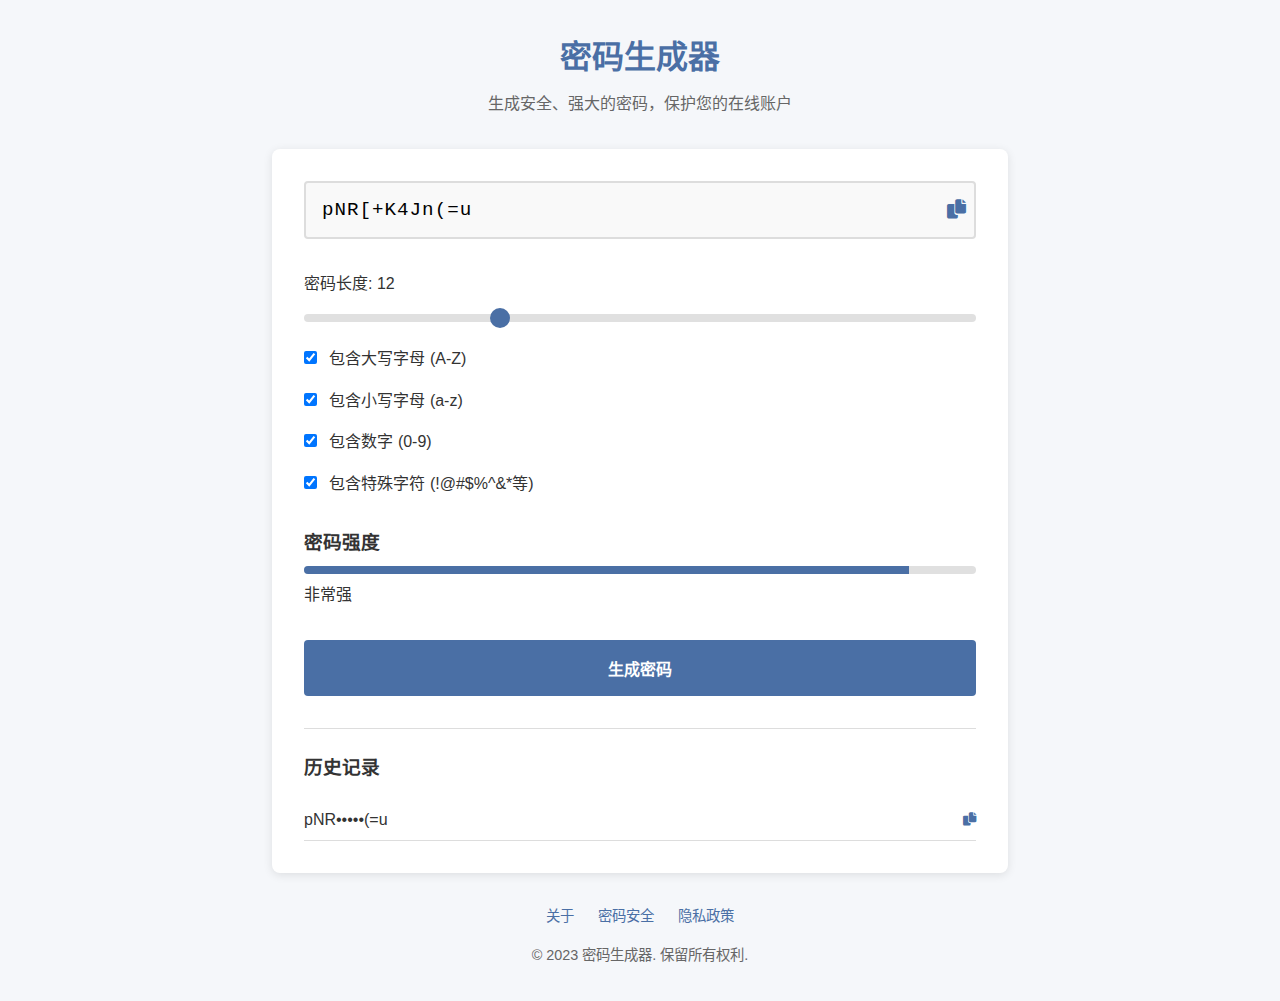
<file: index.html>
<!DOCTYPE html>
<html lang="zh-CN">
<head>
    <meta charset="UTF-8">
    <meta name="viewport" content="width=device-width, initial-scale=1.0">
    <title>密码生成器</title>
    <link rel="stylesheet" href="styles.css">
    <link rel="stylesheet" href="https://cdnjs.cloudflare.com/ajax/libs/font-awesome/6.0.0-beta3/css/all.min.css">
</head>
<body>
    <div class="container">
        <header>
            <h1>密码生成器</h1>
            <p>生成安全、强大的密码，保护您的在线账户</p>
        </header>

        <main>
            <div class="password-display">
                <input type="text" id="password-output" readonly>
                <button id="copy-btn" title="复制密码">
                    <i class="fas fa-copy"></i>
                </button>
            </div>

            <div class="password-settings">
                <div class="setting">
                    <label for="password-length">密码长度: <span id="length-value">12</span></label>
                    <input type="range" id="password-length" min="4" max="32" value="12">
                </div>

                <div class="setting">
                    <label>
                        <input type="checkbox" id="uppercase" checked>
                        包含大写字母 (A-Z)
                    </label>
                </div>

                <div class="setting">
                    <label>
                        <input type="checkbox" id="lowercase" checked>
                        包含小写字母 (a-z)
                    </label>
                </div>

                <div class="setting">
                    <label>
                        <input type="checkbox" id="numbers" checked>
                        包含数字 (0-9)
                    </label>
                </div>

                <div class="setting">
                    <label>
                        <input type="checkbox" id="symbols" checked>
                        包含特殊字符 (!@#$%^&*等)
                    </label>
                </div>
            </div>

            <div class="password-strength">
                <h3>密码强度</h3>
                <div class="strength-meter">
                    <div id="strength-bar"></div>
                </div>
                <p id="strength-text">强</p>
            </div>

            <button id="generate-btn" class="primary-btn">生成密码</button>

            <div class="password-history">
                <h3>历史记录</h3>
                <ul id="history-list"></ul>
            </div>
        </main>

        <footer>
            <div class="footer-links">
                <a href="about.html">关于</a>
                <a href="security.html">密码安全</a>
                <a href="privacy.html">隐私政策</a>
            </div>
            <p>&copy; 2023 密码生成器. 保留所有权利.</p>
        </footer>
    </div>

    <script src="script.js"></script>
</body>
</html>
</file>
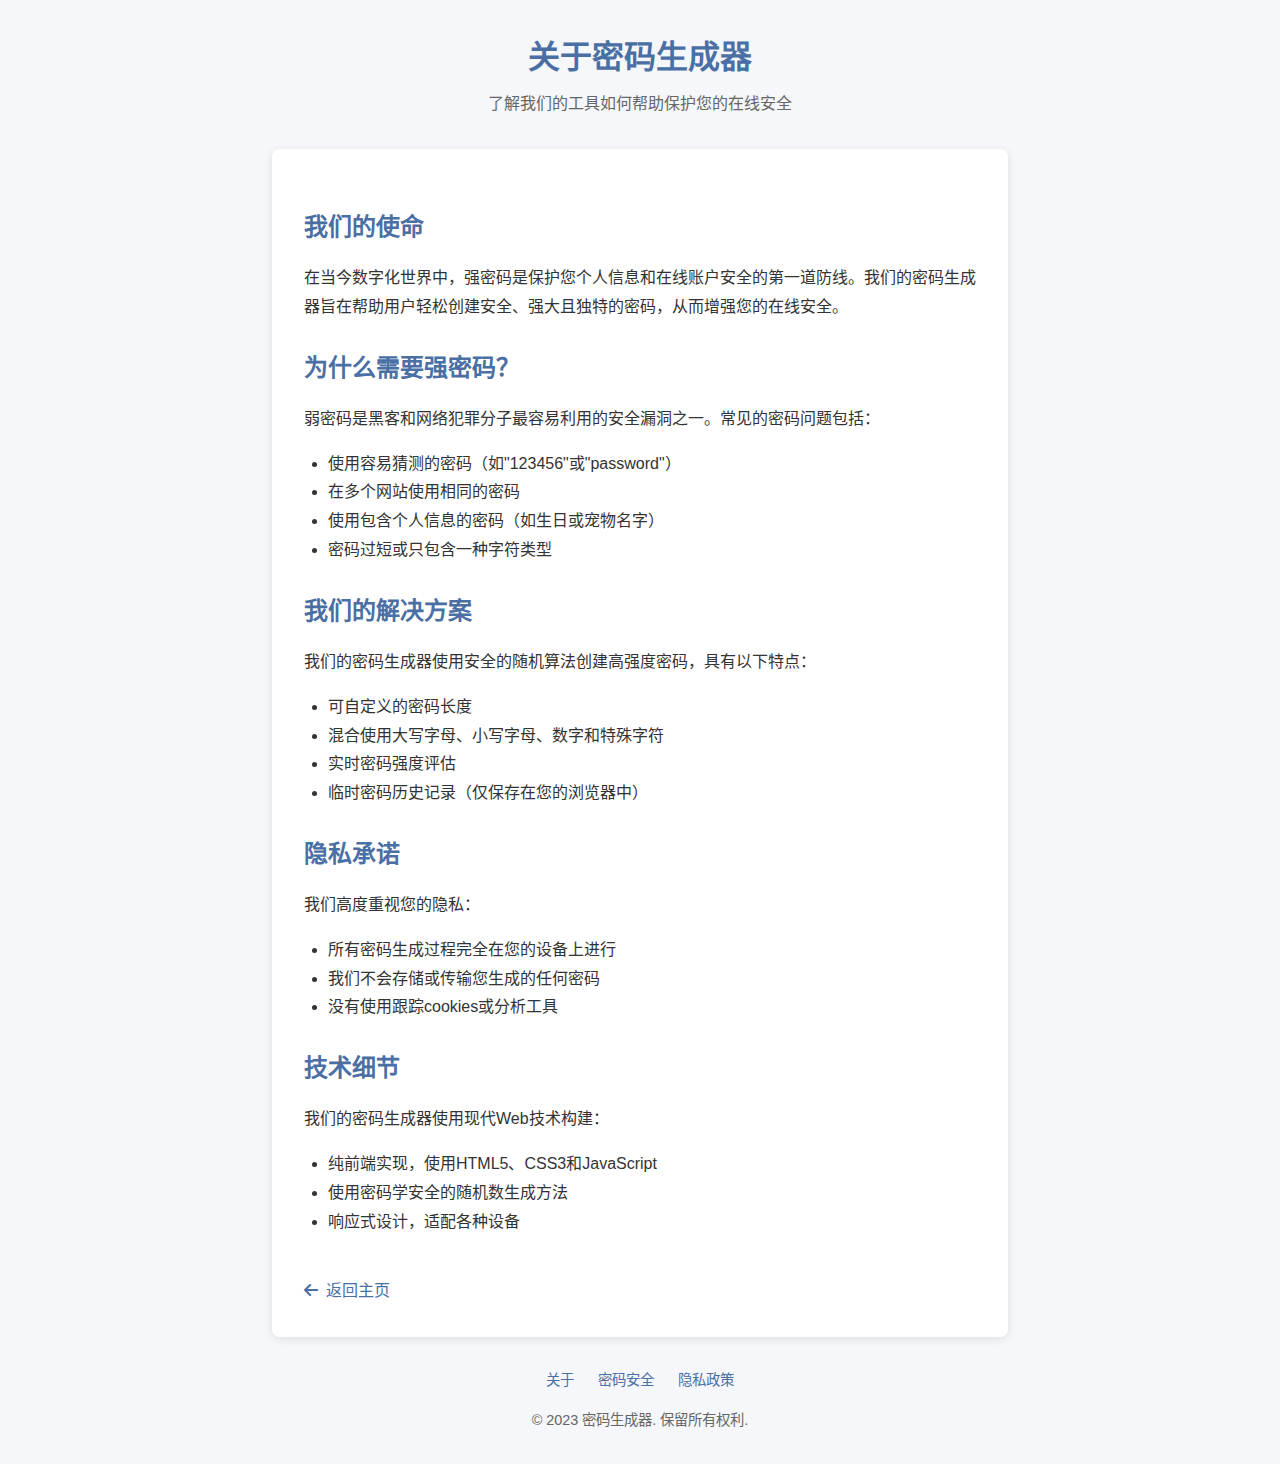
<file: about.html>
<!DOCTYPE html>
<html lang="zh-CN">
<head>
    <meta charset="UTF-8">
    <meta name="viewport" content="width=device-width, initial-scale=1.0">
    <title>关于 - 密码生成器</title>
    <link rel="stylesheet" href="styles.css">
    <link rel="stylesheet" href="https://cdnjs.cloudflare.com/ajax/libs/font-awesome/6.0.0-beta3/css/all.min.css">
    <style>
        .about-content {
            line-height: 1.8;
        }
        
        .about-content h2 {
            color: var(--primary-color);
            margin: 1.5rem 0 1rem;
        }
        
        .about-content p {
            margin-bottom: 1rem;
        }
        
        .about-content ul {
            margin-left: 1.5rem;
            margin-bottom: 1rem;
        }
        
        .back-link {
            display: inline-block;
            margin-top: 1.5rem;
            color: var(--primary-color);
            text-decoration: none;
        }
        
        .back-link i {
            margin-right: 0.5rem;
        }
    </style>
</head>
<body>
    <div class="container">
        <header>
            <h1>关于密码生成器</h1>
            <p>了解我们的工具如何帮助保护您的在线安全</p>
        </header>

        <main>
            <div class="about-content">
                <h2>我们的使命</h2>
                <p>在当今数字化世界中，强密码是保护您个人信息和在线账户安全的第一道防线。我们的密码生成器旨在帮助用户轻松创建安全、强大且独特的密码，从而增强您的在线安全。</p>
                
                <h2>为什么需要强密码？</h2>
                <p>弱密码是黑客和网络犯罪分子最容易利用的安全漏洞之一。常见的密码问题包括：</p>
                <ul>
                    <li>使用容易猜测的密码（如"123456"或"password"）</li>
                    <li>在多个网站使用相同的密码</li>
                    <li>使用包含个人信息的密码（如生日或宠物名字）</li>
                    <li>密码过短或只包含一种字符类型</li>
                </ul>
                
                <h2>我们的解决方案</h2>
                <p>我们的密码生成器使用安全的随机算法创建高强度密码，具有以下特点：</p>
                <ul>
                    <li>可自定义的密码长度</li>
                    <li>混合使用大写字母、小写字母、数字和特殊字符</li>
                    <li>实时密码强度评估</li>
                    <li>临时密码历史记录（仅保存在您的浏览器中）</li>
                </ul>
                
                <h2>隐私承诺</h2>
                <p>我们高度重视您的隐私：</p>
                <ul>
                    <li>所有密码生成过程完全在您的设备上进行</li>
                    <li>我们不会存储或传输您生成的任何密码</li>
                    <li>没有使用跟踪cookies或分析工具</li>
                </ul>
                
                <h2>技术细节</h2>
                <p>我们的密码生成器使用现代Web技术构建：</p>
                <ul>
                    <li>纯前端实现，使用HTML5、CSS3和JavaScript</li>
                    <li>使用密码学安全的随机数生成方法</li>
                    <li>响应式设计，适配各种设备</li>
                </ul>
                
                <a href="index.html" class="back-link"><i class="fas fa-arrow-left"></i>返回主页</a>
            </div>
        </main>

        <footer>
            <div class="footer-links">
                <a href="about.html">关于</a>
                <a href="security.html">密码安全</a>
                <a href="privacy.html">隐私政策</a>
            </div>
            <p>&copy; 2023 密码生成器. 保留所有权利.</p>
        </footer>
    </div>
</body>
</html>
</file>
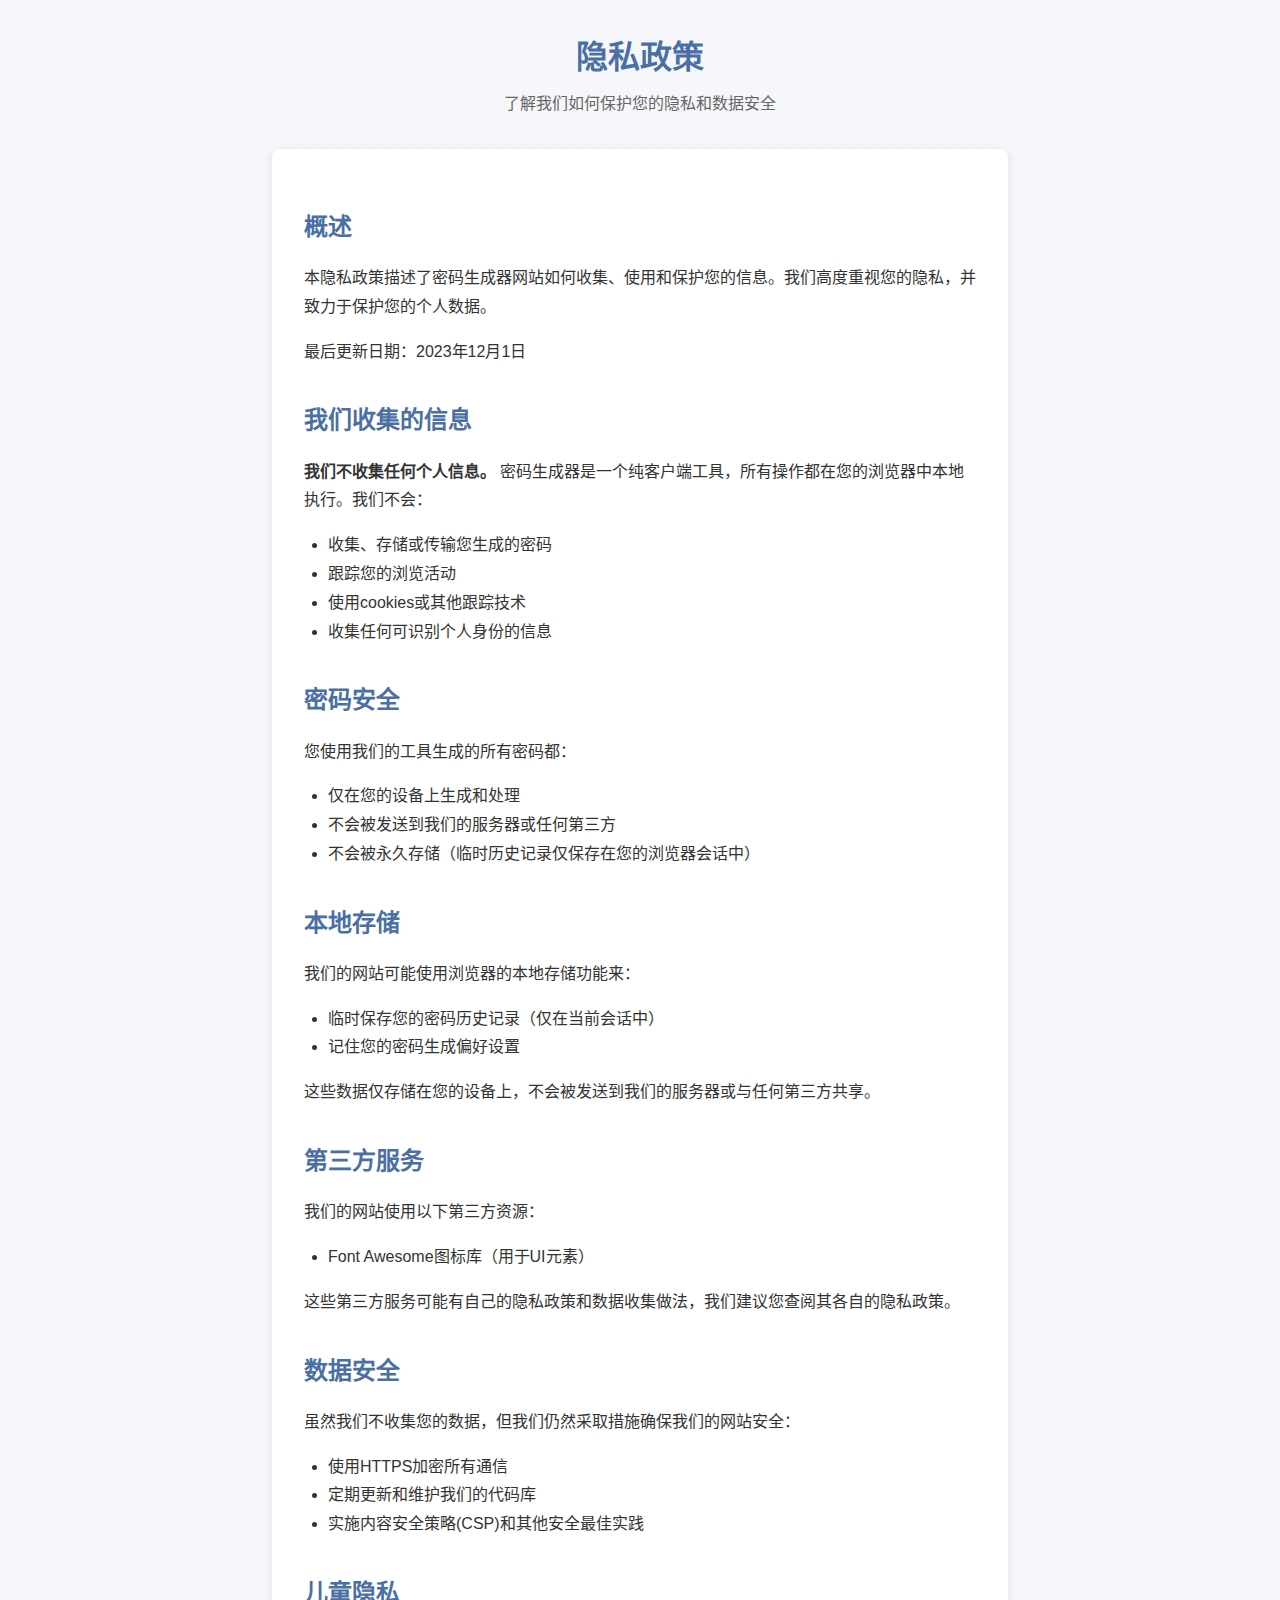
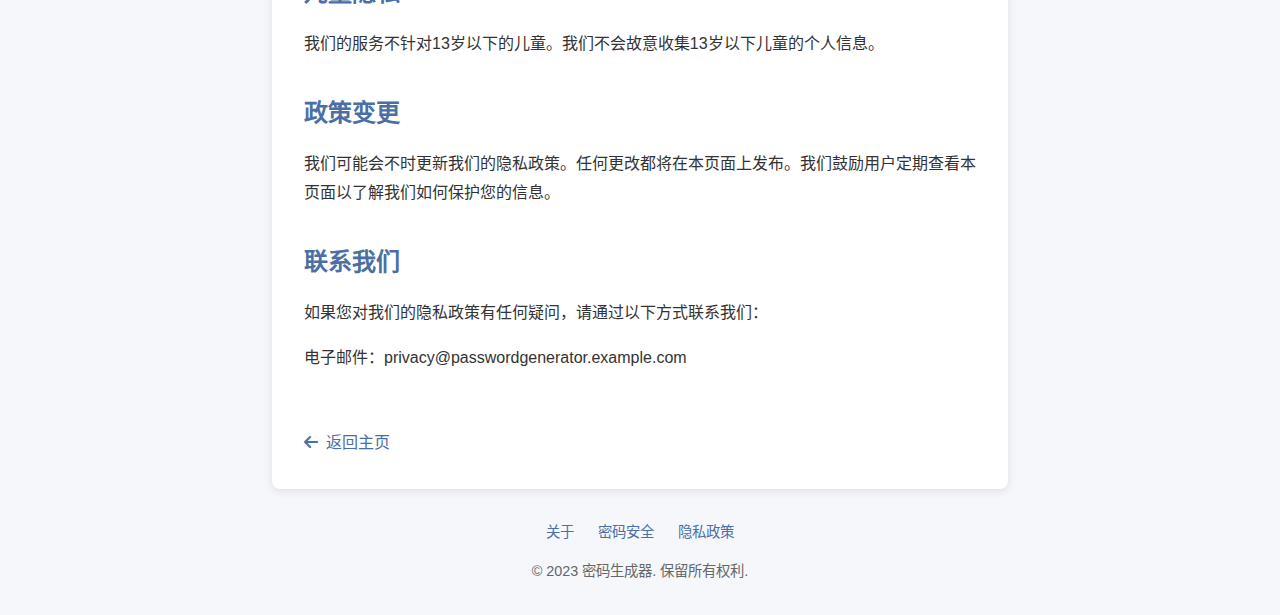
<file: privacy.html>
<!DOCTYPE html>
<html lang="zh-CN">
<head>
    <meta charset="UTF-8">
    <meta name="viewport" content="width=device-width, initial-scale=1.0">
    <title>隐私政策 - 密码生成器</title>
    <link rel="stylesheet" href="styles.css">
    <link rel="stylesheet" href="https://cdnjs.cloudflare.com/ajax/libs/font-awesome/6.0.0-beta3/css/all.min.css">
    <style>
        .privacy-content {
            line-height: 1.8;
        }
        
        .privacy-content h2 {
            color: var(--primary-color);
            margin: 1.5rem 0 1rem;
        }
        
        .privacy-content p {
            margin-bottom: 1rem;
        }
        
        .privacy-content ul {
            margin-left: 1.5rem;
            margin-bottom: 1rem;
        }
        
        .privacy-section {
            margin-bottom: 2rem;
        }
        
        .back-link {
            display: inline-block;
            margin-top: 1.5rem;
            color: var(--primary-color);
            text-decoration: none;
        }
        
        .back-link i {
            margin-right: 0.5rem;
        }
    </style>
</head>
<body>
    <div class="container">
        <header>
            <h1>隐私政策</h1>
            <p>了解我们如何保护您的隐私和数据安全</p>
        </header>

        <main>
            <div class="privacy-content">
                <div class="privacy-section">
                    <h2>概述</h2>
                    <p>本隐私政策描述了密码生成器网站如何收集、使用和保护您的信息。我们高度重视您的隐私，并致力于保护您的个人数据。</p>
                    <p>最后更新日期：2023年12月1日</p>
                </div>
                
                <div class="privacy-section">
                    <h2>我们收集的信息</h2>
                    <p><strong>我们不收集任何个人信息。</strong> 密码生成器是一个纯客户端工具，所有操作都在您的浏览器中本地执行。我们不会：</p>
                    <ul>
                        <li>收集、存储或传输您生成的密码</li>
                        <li>跟踪您的浏览活动</li>
                        <li>使用cookies或其他跟踪技术</li>
                        <li>收集任何可识别个人身份的信息</li>
                    </ul>
                </div>
                
                <div class="privacy-section">
                    <h2>密码安全</h2>
                    <p>您使用我们的工具生成的所有密码都：</p>
                    <ul>
                        <li>仅在您的设备上生成和处理</li>
                        <li>不会被发送到我们的服务器或任何第三方</li>
                        <li>不会被永久存储（临时历史记录仅保存在您的浏览器会话中）</li>
                    </ul>
                </div>
                
                <div class="privacy-section">
                    <h2>本地存储</h2>
                    <p>我们的网站可能使用浏览器的本地存储功能来：</p>
                    <ul>
                        <li>临时保存您的密码历史记录（仅在当前会话中）</li>
                        <li>记住您的密码生成偏好设置</li>
                    </ul>
                    <p>这些数据仅存储在您的设备上，不会被发送到我们的服务器或与任何第三方共享。</p>
                </div>
                
                <div class="privacy-section">
                    <h2>第三方服务</h2>
                    <p>我们的网站使用以下第三方资源：</p>
                    <ul>
                        <li>Font Awesome图标库（用于UI元素）</li>
                    </ul>
                    <p>这些第三方服务可能有自己的隐私政策和数据收集做法，我们建议您查阅其各自的隐私政策。</p>
                </div>
                
                <div class="privacy-section">
                    <h2>数据安全</h2>
                    <p>虽然我们不收集您的数据，但我们仍然采取措施确保我们的网站安全：</p>
                    <ul>
                        <li>使用HTTPS加密所有通信</li>
                        <li>定期更新和维护我们的代码库</li>
                        <li>实施内容安全策略(CSP)和其他安全最佳实践</li>
                    </ul>
                </div>
                
                <div class="privacy-section">
                    <h2>儿童隐私</h2>
                    <p>我们的服务不针对13岁以下的儿童。我们不会故意收集13岁以下儿童的个人信息。</p>
                </div>
                
                <div class="privacy-section">
                    <h2>政策变更</h2>
                    <p>我们可能会不时更新我们的隐私政策。任何更改都将在本页面上发布。我们鼓励用户定期查看本页面以了解我们如何保护您的信息。</p>
                </div>
                
                <div class="privacy-section">
                    <h2>联系我们</h2>
                    <p>如果您对我们的隐私政策有任何疑问，请通过以下方式联系我们：</p>
                    <p>电子邮件：privacy@passwordgenerator.example.com</p>
                </div>
                
                <a href="index.html" class="back-link"><i class="fas fa-arrow-left"></i>返回主页</a>
            </div>
        </main>

        <footer>
            <div class="footer-links">
                <a href="about.html">关于</a>
                <a href="security.html">密码安全</a>
                <a href="privacy.html">隐私政策</a>
            </div>
            <p>&copy; 2023 密码生成器. 保留所有权利.</p>
        </footer>
    </div>
</body>
</html>
</file>
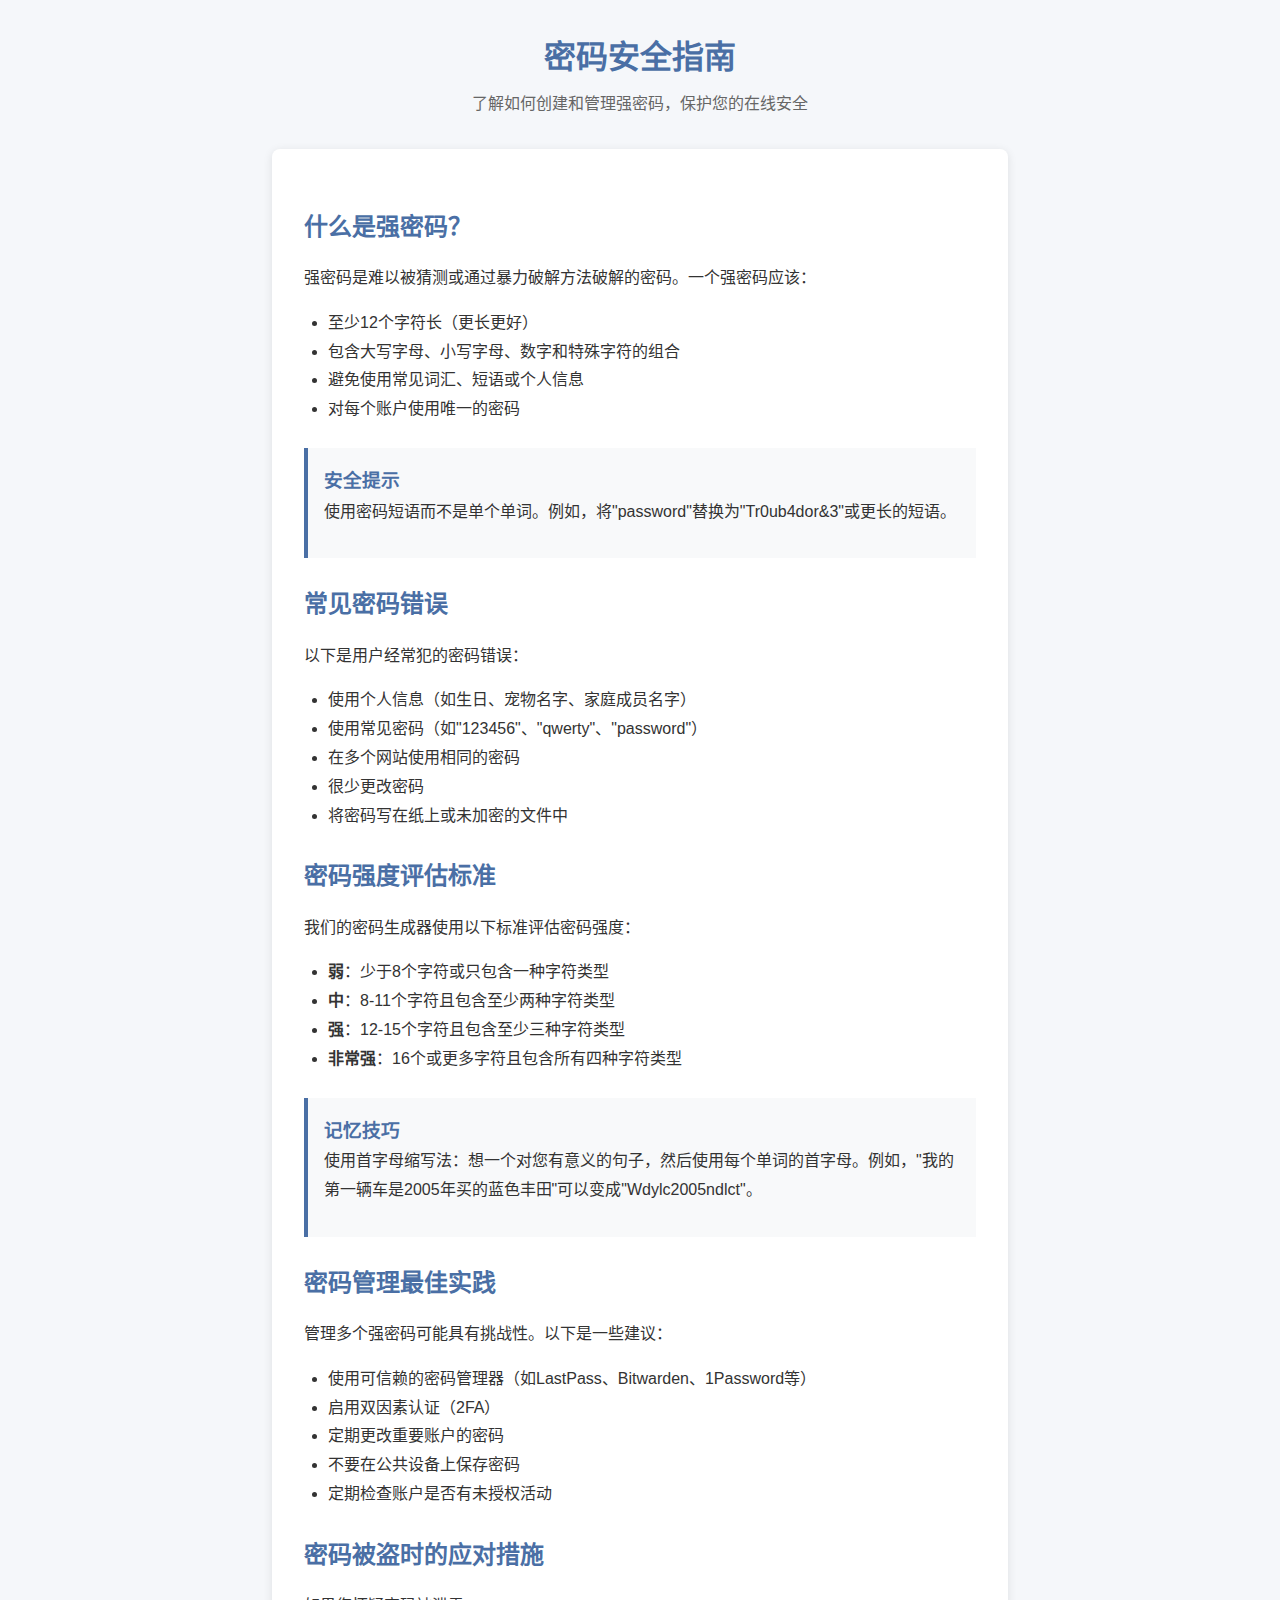
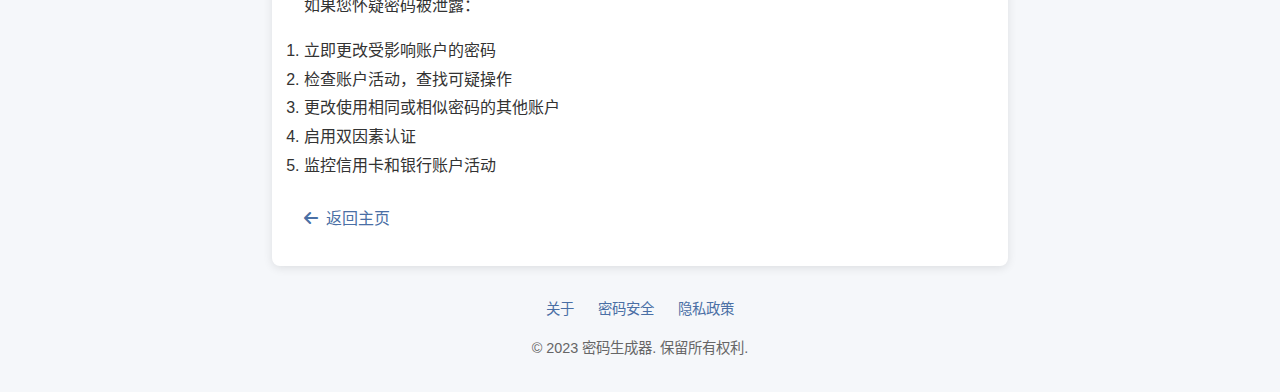
<file: security.html>
<!DOCTYPE html>
<html lang="zh-CN">
<head>
    <meta charset="UTF-8">
    <meta name="viewport" content="width=device-width, initial-scale=1.0">
    <title>密码安全 - 密码生成器</title>
    <link rel="stylesheet" href="styles.css">
    <link rel="stylesheet" href="https://cdnjs.cloudflare.com/ajax/libs/font-awesome/6.0.0-beta3/css/all.min.css">
    <style>
        .security-content {
            line-height: 1.8;
        }
        
        .security-content h2 {
            color: var(--primary-color);
            margin: 1.5rem 0 1rem;
        }
        
        .security-content p {
            margin-bottom: 1rem;
        }
        
        .security-content ul {
            margin-left: 1.5rem;
            margin-bottom: 1rem;
        }
        
        .security-tip {
            background-color: #f8f9fa;
            border-left: 4px solid var(--primary-color);
            padding: 1rem;
            margin: 1.5rem 0;
        }
        
        .security-tip h3 {
            margin-top: 0;
            color: var(--primary-color);
        }
        
        .back-link {
            display: inline-block;
            margin-top: 1.5rem;
            color: var(--primary-color);
            text-decoration: none;
        }
        
        .back-link i {
            margin-right: 0.5rem;
        }
    </style>
</head>
<body>
    <div class="container">
        <header>
            <h1>密码安全指南</h1>
            <p>了解如何创建和管理强密码，保护您的在线安全</p>
        </header>

        <main>
            <div class="security-content">
                <h2>什么是强密码？</h2>
                <p>强密码是难以被猜测或通过暴力破解方法破解的密码。一个强密码应该：</p>
                <ul>
                    <li>至少12个字符长（更长更好）</li>
                    <li>包含大写字母、小写字母、数字和特殊字符的组合</li>
                    <li>避免使用常见词汇、短语或个人信息</li>
                    <li>对每个账户使用唯一的密码</li>
                </ul>
                
                <div class="security-tip">
                    <h3>安全提示</h3>
                    <p>使用密码短语而不是单个单词。例如，将"password"替换为"Tr0ub4dor&3"或更长的短语。</p>
                </div>
                
                <h2>常见密码错误</h2>
                <p>以下是用户经常犯的密码错误：</p>
                <ul>
                    <li>使用个人信息（如生日、宠物名字、家庭成员名字）</li>
                    <li>使用常见密码（如"123456"、"qwerty"、"password"）</li>
                    <li>在多个网站使用相同的密码</li>
                    <li>很少更改密码</li>
                    <li>将密码写在纸上或未加密的文件中</li>
                </ul>
                
                <h2>密码强度评估标准</h2>
                <p>我们的密码生成器使用以下标准评估密码强度：</p>
                <ul>
                    <li><strong>弱</strong>：少于8个字符或只包含一种字符类型</li>
                    <li><strong>中</strong>：8-11个字符且包含至少两种字符类型</li>
                    <li><strong>强</strong>：12-15个字符且包含至少三种字符类型</li>
                    <li><strong>非常强</strong>：16个或更多字符且包含所有四种字符类型</li>
                </ul>
                
                <div class="security-tip">
                    <h3>记忆技巧</h3>
                    <p>使用首字母缩写法：想一个对您有意义的句子，然后使用每个单词的首字母。例如，"我的第一辆车是2005年买的蓝色丰田"可以变成"Wdylc2005ndlct"。</p>
                </div>
                
                <h2>密码管理最佳实践</h2>
                <p>管理多个强密码可能具有挑战性。以下是一些建议：</p>
                <ul>
                    <li>使用可信赖的密码管理器（如LastPass、Bitwarden、1Password等）</li>
                    <li>启用双因素认证（2FA）</li>
                    <li>定期更改重要账户的密码</li>
                    <li>不要在公共设备上保存密码</li>
                    <li>定期检查账户是否有未授权活动</li>
                </ul>
                
                <h2>密码被盗时的应对措施</h2>
                <p>如果您怀疑密码被泄露：</p>
                <ol>
                    <li>立即更改受影响账户的密码</li>
                    <li>检查账户活动，查找可疑操作</li>
                    <li>更改使用相同或相似密码的其他账户</li>
                    <li>启用双因素认证</li>
                    <li>监控信用卡和银行账户活动</li>
                </ol>
                
                <a href="index.html" class="back-link"><i class="fas fa-arrow-left"></i>返回主页</a>
            </div>
        </main>

        <footer>
            <div class="footer-links">
                <a href="about.html">关于</a>
                <a href="security.html">密码安全</a>
                <a href="privacy.html">隐私政策</a>
            </div>
            <p>&copy; 2023 密码生成器. 保留所有权利.</p>
        </footer>
    </div>
</body>
</html>
</file>
<file: styles.css>
/* 全局样式 */
:root {
    --primary-color: #4a6fa5;
    --secondary-color: #166088;
    --accent-color: #4fc3f7;
    --bg-color: #f5f7fa;
    --text-color: #333;
    --border-color: #ddd;
    --success-color: #4caf50;
    --warning-color: #ff9800;
    --danger-color: #f44336;
    --shadow: 0 2px 10px rgba(0, 0, 0, 0.1);
}

* {
    margin: 0;
    padding: 0;
    box-sizing: border-box;
}

body {
    font-family: 'Segoe UI', Tahoma, Geneva, Verdana, sans-serif;
    background-color: var(--bg-color);
    color: var(--text-color);
    line-height: 1.6;
}

.container {
    max-width: 800px;
    margin: 0 auto;
    padding: 2rem;
}

/* 头部样式 */
header {
    text-align: center;
    margin-bottom: 2rem;
}

header h1 {
    color: var(--primary-color);
    margin-bottom: 0.5rem;
}

header p {
    color: #666;
}

/* 主要内容样式 */
main {
    background-color: #fff;
    border-radius: 8px;
    box-shadow: var(--shadow);
    padding: 2rem;
    margin-bottom: 2rem;
}

/* 密码显示区域 */
.password-display {
    position: relative;
    margin-bottom: 2rem;
}

#password-output {
    width: 100%;
    padding: 1rem;
    font-size: 1.2rem;
    border: 2px solid var(--border-color);
    border-radius: 4px;
    background-color: #f9f9f9;
    font-family: monospace;
    letter-spacing: 1px;
}

#copy-btn {
    position: absolute;
    right: 10px;
    top: 50%;
    transform: translateY(-50%);
    background: none;
    border: none;
    color: var(--primary-color);
    font-size: 1.2rem;
    cursor: pointer;
    transition: color 0.3s;
}

#copy-btn:hover {
    color: var(--secondary-color);
}

/* 密码设置区域 */
.password-settings {
    margin-bottom: 2rem;
}

.setting {
    margin-bottom: 1rem;
}

.setting label {
    display: block;
    margin-bottom: 0.5rem;
    font-weight: 500;
}

input[type="range"] {
    width: 100%;
    height: 8px;
    border-radius: 4px;
    background: #e0e0e0;
    outline: none;
    -webkit-appearance: none;
}

input[type="range"]::-webkit-slider-thumb {
    -webkit-appearance: none;
    width: 20px;
    height: 20px;
    border-radius: 50%;
    background: var(--primary-color);
    cursor: pointer;
}

input[type="checkbox"] {
    margin-right: 8px;
}

/* 密码强度指示器 */
.password-strength {
    margin-bottom: 2rem;
}

.password-strength h3 {
    margin-bottom: 0.5rem;
}

.strength-meter {
    height: 8px;
    background-color: #e0e0e0;
    border-radius: 4px;
    overflow: hidden;
    margin-bottom: 0.5rem;
}

#strength-bar {
    height: 100%;
    width: 75%;
    background-color: var(--success-color);
    transition: width 0.3s, background-color 0.3s;
}

#strength-bar.weak {
    width: 25%;
    background-color: var(--danger-color);
}

#strength-bar.medium {
    width: 50%;
    background-color: var(--warning-color);
}

#strength-bar.strong {
    width: 75%;
    background-color: var(--success-color);
}

#strength-bar.very-strong {
    width: 100%;
    background-color: var(--primary-color);
}

/* 按钮样式 */
.primary-btn {
    display: block;
    width: 100%;
    padding: 1rem;
    background-color: var(--primary-color);
    color: white;
    border: none;
    border-radius: 4px;
    font-size: 1rem;
    font-weight: bold;
    cursor: pointer;
    transition: background-color 0.3s;
    margin-bottom: 2rem;
}

.primary-btn:hover {
    background-color: var(--secondary-color);
}

/* 密码历史记录 */
.password-history {
    border-top: 1px solid var(--border-color);
    padding-top: 1.5rem;
}

.password-history h3 {
    margin-bottom: 1rem;
}

#history-list {
    list-style: none;
}

#history-list li {
    display: flex;
    justify-content: space-between;
    padding: 0.5rem 0;
    border-bottom: 1px solid var(--border-color);
}

#history-list button {
    background: none;
    border: none;
    color: var(--primary-color);
    cursor: pointer;
}

/* 页脚样式 */
footer {
    text-align: center;
    color: #666;
    font-size: 0.9rem;
}

.footer-links {
    margin-bottom: 1rem;
}

.footer-links a {
    color: var(--primary-color);
    text-decoration: none;
    margin: 0 10px;
}

.footer-links a:hover {
    text-decoration: underline;
}

/* 响应式设计 */
@media (max-width: 768px) {
    .container {
        padding: 1rem;
    }
    
    main {
        padding: 1.5rem;
    }
    
    #password-output {
        font-size: 1rem;
    }
}
</file>
